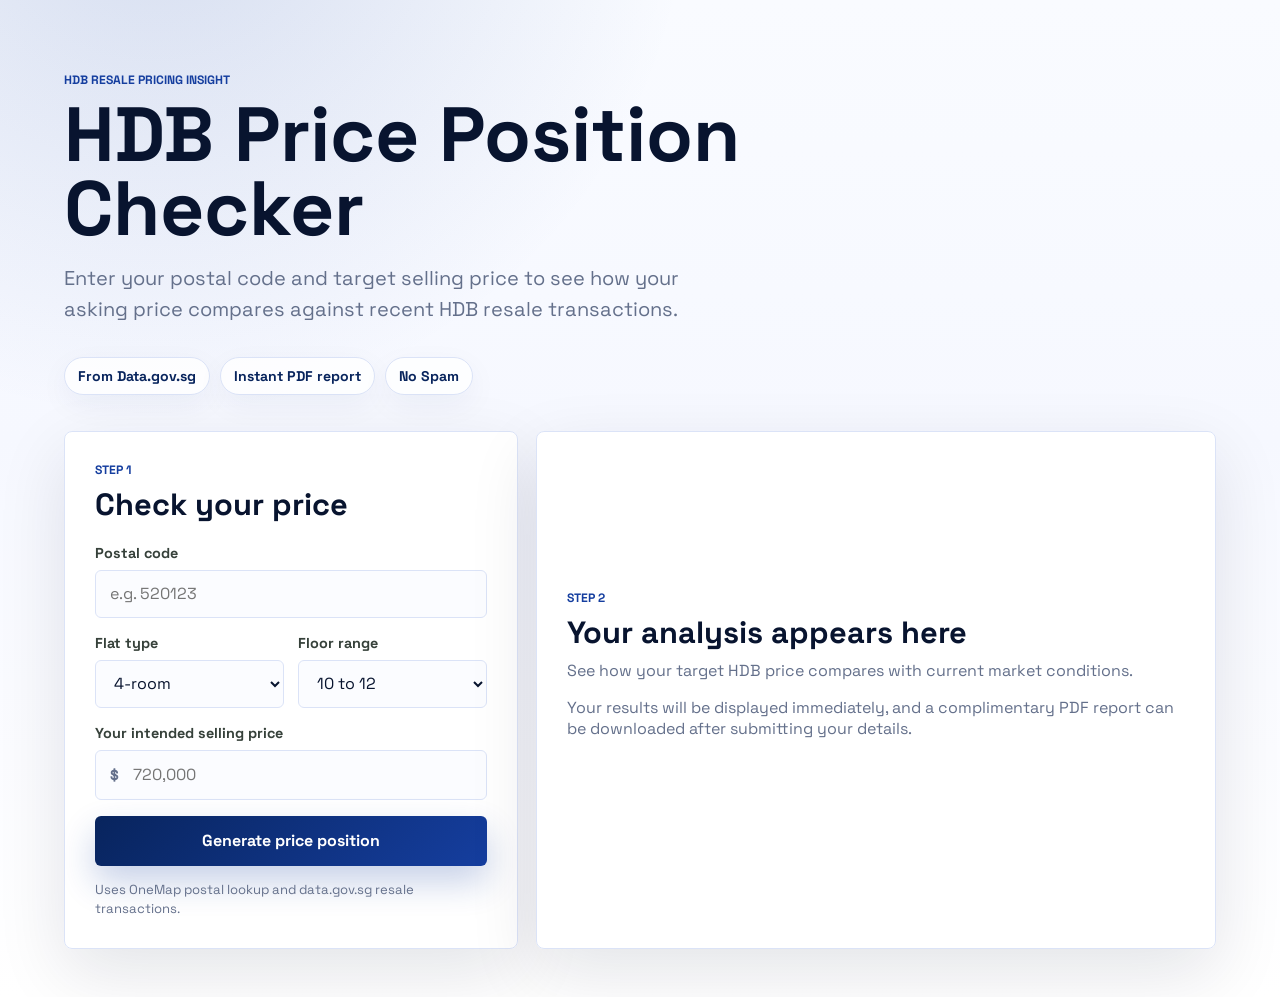
<file: index.html>
<!doctype html>
<html lang="en">
  <head>
    <meta charset="utf-8">
    <meta name="viewport" content="width=device-width, initial-scale=1">
    <title>HDB Price Position Checker</title>
    <meta name="description" content="Check where your HDB target selling price stands against recent public resale transactions.">
    <link rel="stylesheet" href="styles.css?v=20260605-lead-validation-2">
  </head>
  <body>
    <main class="page-shell">
      <section class="hero">
        <div class="hero-copy">
          <p class="eyebrow">HDB resale pricing insight</p>
          <h1>HDB Price Position Checker</h1>
          <p class="hero-text">Enter your postal code and target selling price to see how your asking price compares against recent HDB resale transactions.</p>
        </div>
        <div class="trust-strip" aria-label="Report highlights">
          <span>From Data.gov.sg</span>
          <span>Instant PDF report</span>
          <span>No Spam</span>
        </div>
      </section>

      <section class="checker-grid" aria-label="Price checker">
        <form class="panel form-panel" id="checkerForm">
          <div class="panel-heading">
            <p class="section-kicker">Step 1</p>
            <h2>Check your price</h2>
          </div>

          <label class="field">
            <span>Postal code</span>
            <input id="postalCode" name="postalCode" inputmode="numeric" autocomplete="postal-code" maxlength="6" placeholder="e.g. 520123" required>
          </label>

          <div class="field-row">
            <label class="field">
              <span>Flat type</span>
              <select id="flatType" name="flatType" required>
                <option value="2 ROOM">2-room</option>
                <option value="3 ROOM">3-room</option>
                <option value="4 ROOM" selected>4-room</option>
                <option value="5 ROOM">5-room</option>
                <option value="EXECUTIVE">Executive</option>
              </select>
            </label>
            <label class="field">
              <span>Floor range</span>
              <select id="storeyRange" name="storeyRange" required>
                <option value="01 TO 03">01 to 03</option>
                <option value="04 TO 06">04 to 06</option>
                <option value="07 TO 09">07 to 09</option>
                <option value="10 TO 12" selected>10 to 12</option>
                <option value="13 TO 15">13 to 15</option>
                <option value="16 TO 18">16 to 18</option>
                <option value="19 TO 21">19 to 21</option>
                <option value="22 TO 24">22 to 24</option>
              </select>
            </label>
          </div>

          <label class="field">
            <span>Your intended selling price</span>
            <div class="currency-input">
              <span>$</span>
              <input id="targetPrice" name="targetPrice" inputmode="numeric" placeholder="720,000" required>
            </div>
          </label>

          <button class="primary-button" id="generateButton" type="submit">
            <span class="button-label">Generate price position</span>
            <span class="button-spinner" aria-hidden="true"></span>
          </button>
          <p class="form-note">Uses OneMap postal lookup and data.gov.sg resale transactions.</p>
        </form>

        <section class="panel result-panel" id="resultPanel" aria-live="polite">
          <div class="empty-state" id="emptyState">
            <p class="section-kicker">Step 2</p>
            <h2>Your analysis appears here</h2>
            <p>See how your target HDB price compares with current market conditions.</p>
            <p>Your results will be displayed immediately, and a complimentary PDF report can be downloaded after submitting your details.</p>
          </div>

          <div class="empty-state error-state hidden" id="errorState">
            <p class="section-kicker">Unable to retrieve data</p>
            <h2>Live data lookup failed</h2>
            <p id="errorCopy">We could not retrieve OneMap or data.gov.sg records for this check. Please try again shortly.</p>
          </div>

          <div class="results hidden" id="results">
            <div class="result-header">
              <div>
                <p class="section-kicker">Price position</p>
                <h2 id="positionTitle">Fair Market</h2>
                <p class="matched-address" id="matchedAddress">Matched address appears here</p>
              </div>
              <div class="score-ring" aria-label="Market confidence score">
                <strong id="confidenceScore">78</strong>
                <span>/100</span>
              </div>
            </div>

            <div class="meter" aria-hidden="true">
              <div id="meterFill"></div>
            </div>

            <div class="cards">
              <article class="metric-card">
                <span>Your Asking Price vs Recent Market</span>
                <strong class="price-stack" id="priceComparison">
                  <span>$720,000</span>
                  <small>vs</small>
                  <span>$650,000 - $705,000</span>
                </strong>
                <p id="comparisonCopy">Your price is within the current negotiation zone.</p>
              </article>
              <article class="metric-card">
                <span>Latest Transaction Near You</span>
                <strong id="latestTransaction">$688,000</strong>
                <p id="latestCopy">4-room, Tampines,<br>10 to 12, May 2026</p>
              </article>
              <article class="metric-card">
                <span>Price Gap Analysis</span>
                <strong id="priceGap">+$18,000</strong>
                <p id="gapCopy">Compared with the median nearby transaction.</p>
              </article>
              <article class="metric-card">
                <span>Market Confidence Score</span>
                <strong id="scoreCopy">78 / 100</strong>
                <p id="confidenceCopy">Supported by recent transaction evidence.</p>
              </article>
            </div>

            <div class="insight-box">
              <p class="section-kicker">Advisory insight</p>
              <p id="insightCopy">Your target price appears realistic based on nearby HDB resale transactions, subject to unit condition, floor level, facing, renovation quality, and current buyer demand.</p>
            </div>

            <div class="analysis-tools">
              <article class="range-card">
                <p class="section-kicker">Price position bar</p>
                <div class="range-values">
                  <strong id="rangeLow">$650,000</strong>
                  <span>to</span>
                  <strong id="rangeHigh">$705,000</strong>
                </div>
                <div class="position-bar" aria-label="Price position bar">
                  <i id="priceMarker"></i>
                </div>
                <div class="range-labels">
                  <span>Below market</span>
                  <span>Fair</span>
                  <span>Above market</span>
                </div>
              </article>
            </div>

            <section class="transactions-panel">
              <div class="section-heading-row">
                <p class="section-kicker" id="transactionsTitle">Recent sales in this area</p>
                <span id="transactionsCount">10 records</span>
              </div>
              <div class="transactions-list" id="transactionsList"></div>
            </section>

            <form class="lead-form" id="leadForm">
              <div class="panel-heading">
                <p class="section-kicker">Step 3</p>
                <h2>Download your PDF report</h2>
              </div>
              <div class="field-row">
                <label class="field">
                  <span>Name</span>
                  <input id="leadName" name="leadName" autocomplete="name" required>
                </label>
                <label class="field">
                  <span>Email</span>
                  <input id="leadEmail" name="leadEmail" type="email" autocomplete="email" required>
                </label>
              </div>
              <label class="field">
                <span>Mobile number</span>
                <input id="leadMobile" name="leadMobile" inputmode="numeric" autocomplete="tel" maxlength="8" pattern="[89][0-9]{7}" required>
              </label>
              <button class="secondary-button" type="submit">Download PDF report</button>
              <p class="form-note">Dont Worry. It's Free. Your PDF will be download immediately.</p>
              <div class="consent-note">
                <p>By downloading this report, you agree that your submitted details and price-check inputs will be logged for this report and may be used to contact you about your HDB price enquiry.</p>
              </div>
            </form>
          </div>
        </section>
      </section>

    </main>

    <script src="app.js?v=20260605-lead-validation-2"></script>
  </body>
</html>
</file>
<file: styles.css>
@import url("https://fonts.googleapis.com/css2?family=Space+Grotesk:wght@400;500;600;700&display=swap");

:root {
  color-scheme: light;
  --bg: #f6f8ff;
  --surface: #ffffff;
  --ink: #08142f;
  --muted: #64708b;
  --line: #dbe3f7;
  --accent: #153e9f;
  --accent-deep: #08245d;
  --accent-soft: #e8efff;
  --accent-glow: rgba(21, 62, 159, 0.16);
  --warning: #9c6a10;
  --danger: #9f2d2d;
  --shadow: 0 24px 70px rgba(8, 20, 47, 0.11);
}

* {
  box-sizing: border-box;
}

html {
  background: var(--bg);
  color: var(--ink);
  font-family: "Space Grotesk", "Sora", "Segoe UI", ui-sans-serif, system-ui, sans-serif;
  letter-spacing: 0;
}

body {
  margin: 0;
  background:
    radial-gradient(circle at 12% -12%, rgba(21, 62, 159, 0.16), transparent 34%),
    linear-gradient(180deg, #f9fbff 0%, var(--bg) 44%, #ffffff 100%);
}

button,
input,
select {
  font: inherit;
}

.page-shell {
  min-height: 100vh;
}

.hero {
  display: grid;
  gap: 32px;
  padding: 72px clamp(20px, 5vw, 72px) 36px;
}

.hero-copy {
  max-width: 850px;
}

.eyebrow,
.section-kicker {
  margin: 0 0 10px;
  color: var(--accent);
  font-size: 0.76rem;
  font-weight: 800;
  letter-spacing: 0;
  text-transform: uppercase;
}

h1,
h2,
p {
  margin-top: 0;
}

h1 {
  max-width: 820px;
  margin-bottom: 18px;
  font-size: clamp(2.5rem, 6vw, 5.8rem);
  line-height: 0.96;
  letter-spacing: 0;
}

h2 {
  margin-bottom: 10px;
  font-size: clamp(1.35rem, 2.4vw, 2.1rem);
  line-height: 1.08;
  letter-spacing: 0;
}

.hero-text {
  max-width: 680px;
  margin-bottom: 0;
  color: var(--muted);
  font-size: clamp(1.05rem, 2vw, 1.25rem);
  line-height: 1.55;
}

.trust-strip {
  display: flex;
  flex-wrap: wrap;
  gap: 10px;
}

.trust-strip span {
  border: 1px solid var(--line);
  border-radius: 999px;
  background: rgba(255, 255, 255, 0.82);
  padding: 9px 13px;
  color: var(--accent-deep);
  font-size: 0.88rem;
  font-weight: 700;
  box-shadow: 0 10px 30px rgba(8, 36, 93, 0.05);
}

.checker-grid {
  display: grid;
  grid-template-columns: minmax(300px, 0.8fr) minmax(0, 1.2fr);
  gap: 18px;
  padding: 0 clamp(20px, 5vw, 72px) 48px;
}

.panel {
  border: 1px solid var(--line);
  border-radius: 8px;
  background: rgba(255, 255, 255, 0.94);
  box-shadow: var(--shadow);
  backdrop-filter: blur(16px);
}

.form-panel,
.result-panel {
  padding: clamp(20px, 3vw, 30px);
}

.panel-heading {
  margin-bottom: 22px;
}

.field {
  display: grid;
  gap: 8px;
  margin-bottom: 16px;
}

.field span {
  color: #36413a;
  font-size: 0.9rem;
  font-weight: 700;
}

.field input,
.field select,
.currency-input {
  width: 100%;
  min-height: 48px;
  border: 1px solid var(--line);
  border-radius: 6px;
  background: #fbfcff;
  color: var(--ink);
}

.field input,
.field select {
  padding: 0 14px;
}

.field input:focus,
.field select:focus {
  border-color: var(--accent);
  box-shadow: 0 0 0 4px var(--accent-glow);
  outline: none;
}

.field-row {
  display: grid;
  grid-template-columns: repeat(2, minmax(0, 1fr));
  gap: 14px;
}

.currency-input {
  display: grid;
  grid-template-columns: auto 1fr;
  align-items: center;
  padding-left: 14px;
}

.currency-input span {
  color: var(--muted);
}

.currency-input input {
  border: 0;
  background: transparent;
  box-shadow: none;
}

.currency-input input:focus {
  box-shadow: none;
}

.primary-button,
.secondary-button {
  display: inline-flex;
  gap: 10px;
  justify-content: center;
  align-items: center;
  width: 100%;
  min-height: 50px;
  border: 0;
  border-radius: 6px;
  cursor: pointer;
  font-weight: 800;
}

.primary-button {
  background: linear-gradient(135deg, var(--accent-deep), var(--accent));
  color: #fff;
  box-shadow: 0 16px 34px rgba(21, 62, 159, 0.24);
}

.secondary-button {
  background: linear-gradient(135deg, var(--accent), #255bd0);
  color: #fff;
  box-shadow: 0 16px 34px rgba(21, 62, 159, 0.2);
}

.primary-button:hover,
.secondary-button:hover {
  filter: brightness(0.95);
}

.primary-button.is-loading {
  cursor: wait;
  opacity: 0.9;
}

.button-spinner {
  display: none;
  width: 18px;
  height: 18px;
  border: 2px solid rgba(255, 255, 255, 0.45);
  border-top-color: #ffffff;
  border-radius: 999px;
  animation: spin 0.8s linear infinite;
}

.primary-button.is-loading .button-spinner {
  display: inline-block;
}

@keyframes spin {
  to {
    transform: rotate(360deg);
  }
}

.form-note {
  margin: 14px 0 0;
  color: var(--muted);
  font-size: 0.82rem;
  line-height: 1.45;
}

.empty-state {
  display: grid;
  min-height: 420px;
  align-content: center;
  color: var(--muted);
}

.empty-state h2 {
  color: var(--ink);
}

.error-state {
  border-left: 4px solid var(--danger);
}

.error-state .section-kicker {
  color: var(--danger);
}

.hidden {
  display: none;
}

.result-header {
  display: flex;
  align-items: center;
  justify-content: space-between;
  gap: 18px;
  margin-bottom: 18px;
}

.matched-address {
  margin-bottom: 0;
  color: var(--muted);
  font-size: 0.92rem;
  line-height: 1.35;
}

.score-ring {
  display: grid;
  place-items: center;
  width: 96px;
  height: 96px;
  border: 8px solid var(--accent-soft);
  border-top-color: var(--accent);
  border-radius: 50%;
  flex: 0 0 auto;
}

.score-ring strong {
  font-size: 1.7rem;
  line-height: 1;
}

.score-ring span {
  color: var(--muted);
  font-size: 0.76rem;
}

.meter {
  height: 10px;
  overflow: hidden;
  border-radius: 999px;
  background: #edf0ed;
  margin-bottom: 20px;
}

.meter div {
  width: 78%;
  height: 100%;
  border-radius: inherit;
  background: var(--accent);
}

.cards {
  display: grid;
  grid-template-columns: repeat(2, minmax(0, 1fr));
  gap: 12px;
}

.metric-card {
  min-height: 146px;
  border: 1px solid var(--line);
  border-radius: 8px;
  padding: 16px;
  background: #fbfcff;
}

.metric-card span {
  display: block;
  min-height: 34px;
  color: var(--muted);
  font-size: 0.82rem;
  font-weight: 800;
}

.metric-card strong {
  display: block;
  margin: 10px 0 8px;
  font-size: clamp(1.15rem, 2vw, 1.55rem);
  line-height: 1.12;
}

.price-stack span,
.price-stack small {
  display: block;
}

.metric-card .price-stack span {
  min-height: 0;
  color: var(--ink);
  font-size: clamp(1.45rem, 2.4vw, 1.9rem);
  font-weight: 800;
  line-height: 1.08;
}

.price-stack small {
  margin: 6px 0;
  color: var(--muted);
  font-size: 1rem;
  font-weight: 700;
}

.metric-card p,
.insight-box p {
  margin-bottom: 0;
  color: var(--muted);
  line-height: 1.45;
}

.insight-box {
  border-left: 4px solid var(--accent);
  margin: 18px 0;
  padding: 16px 18px;
  background: var(--accent-soft);
}

.analysis-tools {
  display: grid;
  grid-template-columns: 1fr;
  gap: 12px;
  margin-bottom: 18px;
}

.range-card,
.transactions-panel {
  border: 1px solid var(--line);
  border-radius: 8px;
  background: #ffffff;
  padding: 18px;
}

.range-values {
  display: grid;
  grid-template-columns: 1fr auto 1fr;
  align-items: center;
  gap: 12px;
  margin: 12px 0 16px;
}

.range-card {
  overflow: visible;
}

.range-values strong {
  color: var(--ink);
  font-size: clamp(1.15rem, 2vw, 1.5rem);
}

.range-values strong:last-child {
  text-align: right;
}

.range-values span {
  color: var(--muted);
  font-weight: 800;
}

.position-bar {
  position: relative;
  height: 28px;
  border-radius: 8px;
  margin-top: 34px;
  background: linear-gradient(90deg, #dbe8ff 0%, #5f8dff 48%, #08245d 100%);
  box-shadow: inset 0 0 0 1px rgba(8, 36, 93, 0.08);
}

.position-bar i {
  position: absolute;
  top: -6px;
  left: 50%;
  width: 3px;
  height: 40px;
  border-radius: 999px;
  background: var(--accent-deep);
  box-shadow: 0 0 0 3px rgba(255, 255, 255, 0.75);
}

.position-bar i::before {
  content: "Your price";
  position: absolute;
  top: -28px;
  left: 50%;
  transform: translateX(-50%);
  white-space: nowrap;
  color: var(--accent-deep);
  font-size: 0.76rem;
  font-weight: 800;
}

.position-bar i.is-low-edge::before {
  left: 0;
  transform: none;
}

.position-bar i.is-high-edge::before {
  left: auto;
  right: 0;
  transform: none;
}

.range-labels {
  display: flex;
  justify-content: space-between;
  gap: 10px;
  margin-top: 10px;
  color: var(--muted);
  font-size: 0.8rem;
}

.transactions-panel {
  margin-bottom: 20px;
}

.section-heading-row {
  display: flex;
  align-items: center;
  justify-content: space-between;
  gap: 16px;
}

.section-heading-row span {
  color: var(--muted);
  font-size: 0.82rem;
  font-weight: 800;
}

.transactions-list {
  display: grid;
}

.transaction-row {
  display: grid;
  grid-template-columns: minmax(0, 1fr) auto;
  gap: 16px;
  border-top: 1px solid var(--line);
  padding: 13px 0;
}

.transaction-row:first-child {
  border-top: 0;
}

.transaction-row strong {
  display: block;
  color: var(--ink);
  font-size: 0.98rem;
}

.transaction-row p {
  margin: 4px 0 0;
  color: var(--muted);
  font-size: 0.88rem;
}

.transaction-price {
  color: var(--ink);
  font-size: 1rem;
  font-weight: 800;
  white-space: nowrap;
}

.lead-form {
  border-top: 1px solid var(--line);
  margin-top: 22px;
  padding-top: 22px;
}

.consent-note {
  border: 1px solid var(--line);
  border-radius: 8px;
  margin: 14px 0 0;
  padding: 14px 16px;
  background: var(--accent-soft);
}

.consent-note strong {
  display: block;
  margin-bottom: 6px;
  color: var(--accent-deep);
  font-size: 0.92rem;
}

.consent-note p {
  margin-bottom: 0;
  color: var(--muted);
  font-size: 0.86rem;
  line-height: 1.5;
}

@media (max-width: 900px) {
  .checker-grid,
  .analysis-tools {
    grid-template-columns: 1fr;
  }

  .empty-state {
    min-height: 260px;
  }
}

@media (max-width: 560px) {
  .hero {
    padding-top: 48px;
  }

  .field-row,
  .cards {
    grid-template-columns: 1fr;
  }

  .result-header {
    align-items: flex-start;
  }

  .score-ring {
    width: 82px;
    height: 82px;
  }
}
</file>
<file: app/styles.css>
@import url("https://fonts.googleapis.com/css2?family=Space+Grotesk:wght@400;500;600;700&display=swap");

:root {
  color-scheme: light;
  --bg: #f6f8ff;
  --surface: #ffffff;
  --ink: #08142f;
  --muted: #64708b;
  --line: #dbe3f7;
  --accent: #153e9f;
  --accent-deep: #08245d;
  --accent-soft: #e8efff;
  --accent-glow: rgba(21, 62, 159, 0.16);
  --warning: #9c6a10;
  --danger: #9f2d2d;
  --shadow: 0 24px 70px rgba(8, 20, 47, 0.11);
}

* {
  box-sizing: border-box;
}

html {
  background: var(--bg);
  color: var(--ink);
  font-family: "Space Grotesk", "Sora", "Segoe UI", ui-sans-serif, system-ui, sans-serif;
  letter-spacing: 0;
}

body {
  margin: 0;
  background:
    radial-gradient(circle at 12% -12%, rgba(21, 62, 159, 0.16), transparent 34%),
    linear-gradient(180deg, #f9fbff 0%, var(--bg) 44%, #ffffff 100%);
}

button,
input,
select {
  font: inherit;
}

.page-shell {
  min-height: 100vh;
}

.hero {
  display: grid;
  gap: 32px;
  padding: 72px clamp(20px, 5vw, 72px) 36px;
}

.hero-copy {
  max-width: 850px;
}

.eyebrow,
.section-kicker {
  margin: 0 0 10px;
  color: var(--accent);
  font-size: 0.76rem;
  font-weight: 800;
  letter-spacing: 0;
  text-transform: uppercase;
}

h1,
h2,
p {
  margin-top: 0;
}

h1 {
  max-width: 820px;
  margin-bottom: 18px;
  font-size: clamp(2.5rem, 6vw, 5.8rem);
  line-height: 0.96;
  letter-spacing: 0;
}

h2 {
  margin-bottom: 10px;
  font-size: clamp(1.35rem, 2.4vw, 2.1rem);
  line-height: 1.08;
  letter-spacing: 0;
}

.hero-text {
  max-width: 680px;
  margin-bottom: 0;
  color: var(--muted);
  font-size: clamp(1.05rem, 2vw, 1.25rem);
  line-height: 1.55;
}

.trust-strip {
  display: flex;
  flex-wrap: wrap;
  gap: 10px;
}

.trust-strip span {
  border: 1px solid var(--line);
  border-radius: 999px;
  background: rgba(255, 255, 255, 0.82);
  padding: 9px 13px;
  color: var(--accent-deep);
  font-size: 0.88rem;
  font-weight: 700;
  box-shadow: 0 10px 30px rgba(8, 36, 93, 0.05);
}

.checker-grid {
  display: grid;
  grid-template-columns: minmax(300px, 0.8fr) minmax(0, 1.2fr);
  gap: 18px;
  padding: 0 clamp(20px, 5vw, 72px) 48px;
}

.panel {
  border: 1px solid var(--line);
  border-radius: 8px;
  background: rgba(255, 255, 255, 0.94);
  box-shadow: var(--shadow);
  backdrop-filter: blur(16px);
}

.form-panel,
.result-panel {
  padding: clamp(20px, 3vw, 30px);
}

.panel-heading {
  margin-bottom: 22px;
}

.field {
  display: grid;
  gap: 8px;
  margin-bottom: 16px;
}

.field span {
  color: #36413a;
  font-size: 0.9rem;
  font-weight: 700;
}

.field input,
.field select,
.currency-input {
  width: 100%;
  min-height: 48px;
  border: 1px solid var(--line);
  border-radius: 6px;
  background: #fbfcff;
  color: var(--ink);
}

.field input,
.field select {
  padding: 0 14px;
}

.field input:focus,
.field select:focus {
  border-color: var(--accent);
  box-shadow: 0 0 0 4px var(--accent-glow);
  outline: none;
}

.field-row {
  display: grid;
  grid-template-columns: repeat(2, minmax(0, 1fr));
  gap: 14px;
}

.currency-input {
  display: grid;
  grid-template-columns: auto 1fr;
  align-items: center;
  padding-left: 14px;
}

.currency-input span {
  color: var(--muted);
}

.currency-input input {
  border: 0;
  background: transparent;
  box-shadow: none;
}

.currency-input input:focus {
  box-shadow: none;
}

.primary-button,
.secondary-button {
  display: inline-flex;
  gap: 10px;
  justify-content: center;
  align-items: center;
  width: 100%;
  min-height: 50px;
  border: 0;
  border-radius: 6px;
  cursor: pointer;
  font-weight: 800;
}

.primary-button {
  background: linear-gradient(135deg, var(--accent-deep), var(--accent));
  color: #fff;
  box-shadow: 0 16px 34px rgba(21, 62, 159, 0.24);
}

.secondary-button {
  background: linear-gradient(135deg, var(--accent), #255bd0);
  color: #fff;
  box-shadow: 0 16px 34px rgba(21, 62, 159, 0.2);
}

.primary-button:hover,
.secondary-button:hover {
  filter: brightness(0.95);
}

.primary-button.is-loading {
  cursor: wait;
  opacity: 0.9;
}

.button-spinner {
  display: none;
  width: 18px;
  height: 18px;
  border: 2px solid rgba(255, 255, 255, 0.45);
  border-top-color: #ffffff;
  border-radius: 999px;
  animation: spin 0.8s linear infinite;
}

.primary-button.is-loading .button-spinner {
  display: inline-block;
}

@keyframes spin {
  to {
    transform: rotate(360deg);
  }
}

.form-note {
  margin: 14px 0 0;
  color: var(--muted);
  font-size: 0.82rem;
  line-height: 1.45;
}

.empty-state {
  display: grid;
  min-height: 420px;
  align-content: center;
  color: var(--muted);
}

.empty-state h2 {
  color: var(--ink);
}

.error-state {
  border-left: 4px solid var(--danger);
}

.error-state .section-kicker {
  color: var(--danger);
}

.hidden {
  display: none;
}

.result-header {
  display: flex;
  align-items: center;
  justify-content: space-between;
  gap: 18px;
  margin-bottom: 18px;
}

.matched-address {
  margin-bottom: 0;
  color: var(--muted);
  font-size: 0.92rem;
  line-height: 1.35;
}

.score-ring {
  display: grid;
  place-items: center;
  width: 96px;
  height: 96px;
  border: 8px solid var(--accent-soft);
  border-top-color: var(--accent);
  border-radius: 50%;
  flex: 0 0 auto;
}

.score-ring strong {
  font-size: 1.7rem;
  line-height: 1;
}

.score-ring span {
  color: var(--muted);
  font-size: 0.76rem;
}

.meter {
  height: 10px;
  overflow: hidden;
  border-radius: 999px;
  background: #edf0ed;
  margin-bottom: 20px;
}

.meter div {
  width: 78%;
  height: 100%;
  border-radius: inherit;
  background: var(--accent);
}

.cards {
  display: grid;
  grid-template-columns: repeat(2, minmax(0, 1fr));
  gap: 12px;
}

.metric-card {
  min-height: 146px;
  border: 1px solid var(--line);
  border-radius: 8px;
  padding: 16px;
  background: #fbfcff;
}

.metric-card span {
  display: block;
  min-height: 34px;
  color: var(--muted);
  font-size: 0.82rem;
  font-weight: 800;
}

.metric-card strong {
  display: block;
  margin: 10px 0 8px;
  font-size: clamp(1.15rem, 2vw, 1.55rem);
  line-height: 1.12;
}

.price-stack span,
.price-stack small {
  display: block;
}

.metric-card .price-stack span {
  min-height: 0;
  color: var(--ink);
  font-size: clamp(1.45rem, 2.4vw, 1.9rem);
  font-weight: 800;
  line-height: 1.08;
}

.price-stack small {
  margin: 6px 0;
  color: var(--muted);
  font-size: 1rem;
  font-weight: 700;
}

.metric-card p,
.insight-box p {
  margin-bottom: 0;
  color: var(--muted);
  line-height: 1.45;
}

.insight-box {
  border-left: 4px solid var(--accent);
  margin: 18px 0;
  padding: 16px 18px;
  background: var(--accent-soft);
}

.analysis-tools {
  display: grid;
  grid-template-columns: 1fr;
  gap: 12px;
  margin-bottom: 18px;
}

.range-card,
.transactions-panel {
  border: 1px solid var(--line);
  border-radius: 8px;
  background: #ffffff;
  padding: 18px;
}

.range-values {
  display: grid;
  grid-template-columns: 1fr auto 1fr;
  align-items: center;
  gap: 12px;
  margin: 12px 0 16px;
}

.range-card {
  overflow: visible;
}

.range-values strong {
  color: var(--ink);
  font-size: clamp(1.15rem, 2vw, 1.5rem);
}

.range-values strong:last-child {
  text-align: right;
}

.range-values span {
  color: var(--muted);
  font-weight: 800;
}

.position-bar {
  position: relative;
  height: 28px;
  border-radius: 8px;
  margin-top: 34px;
  background: linear-gradient(90deg, #dbe8ff 0%, #5f8dff 48%, #08245d 100%);
  box-shadow: inset 0 0 0 1px rgba(8, 36, 93, 0.08);
}

.position-bar i {
  position: absolute;
  top: -6px;
  left: 50%;
  width: 3px;
  height: 40px;
  border-radius: 999px;
  background: var(--accent-deep);
  box-shadow: 0 0 0 3px rgba(255, 255, 255, 0.75);
}

.position-bar i::before {
  content: "Your price";
  position: absolute;
  top: -28px;
  left: 50%;
  transform: translateX(-50%);
  white-space: nowrap;
  color: var(--accent-deep);
  font-size: 0.76rem;
  font-weight: 800;
}

.position-bar i.is-low-edge::before {
  left: 0;
  transform: none;
}

.position-bar i.is-high-edge::before {
  left: auto;
  right: 0;
  transform: none;
}

.range-labels {
  display: flex;
  justify-content: space-between;
  gap: 10px;
  margin-top: 10px;
  color: var(--muted);
  font-size: 0.8rem;
}

.transactions-panel {
  margin-bottom: 20px;
}

.section-heading-row {
  display: flex;
  align-items: center;
  justify-content: space-between;
  gap: 16px;
}

.section-heading-row span {
  color: var(--muted);
  font-size: 0.82rem;
  font-weight: 800;
}

.transactions-list {
  display: grid;
}

.transaction-row {
  display: grid;
  grid-template-columns: minmax(0, 1fr) auto;
  gap: 16px;
  border-top: 1px solid var(--line);
  padding: 13px 0;
}

.transaction-row:first-child {
  border-top: 0;
}

.transaction-row strong {
  display: block;
  color: var(--ink);
  font-size: 0.98rem;
}

.transaction-row p {
  margin: 4px 0 0;
  color: var(--muted);
  font-size: 0.88rem;
}

.transaction-price {
  color: var(--ink);
  font-size: 1rem;
  font-weight: 800;
  white-space: nowrap;
}

.lead-form {
  border-top: 1px solid var(--line);
  margin-top: 22px;
  padding-top: 22px;
}

.consent-note {
  border: 1px solid var(--line);
  border-radius: 8px;
  margin: 14px 0 0;
  padding: 14px 16px;
  background: var(--accent-soft);
}

.consent-note strong {
  display: block;
  margin-bottom: 6px;
  color: var(--accent-deep);
  font-size: 0.92rem;
}

.consent-note p {
  margin-bottom: 0;
  color: var(--muted);
  font-size: 0.86rem;
  line-height: 1.5;
}

@media (max-width: 900px) {
  .checker-grid,
  .analysis-tools {
    grid-template-columns: 1fr;
  }

  .empty-state {
    min-height: 260px;
  }
}

@media (max-width: 560px) {
  .hero {
    padding-top: 48px;
  }

  .field-row,
  .cards {
    grid-template-columns: 1fr;
  }

  .result-header {
    align-items: flex-start;
  }

  .score-ring {
    width: 82px;
    height: 82px;
  }
}
</file>
